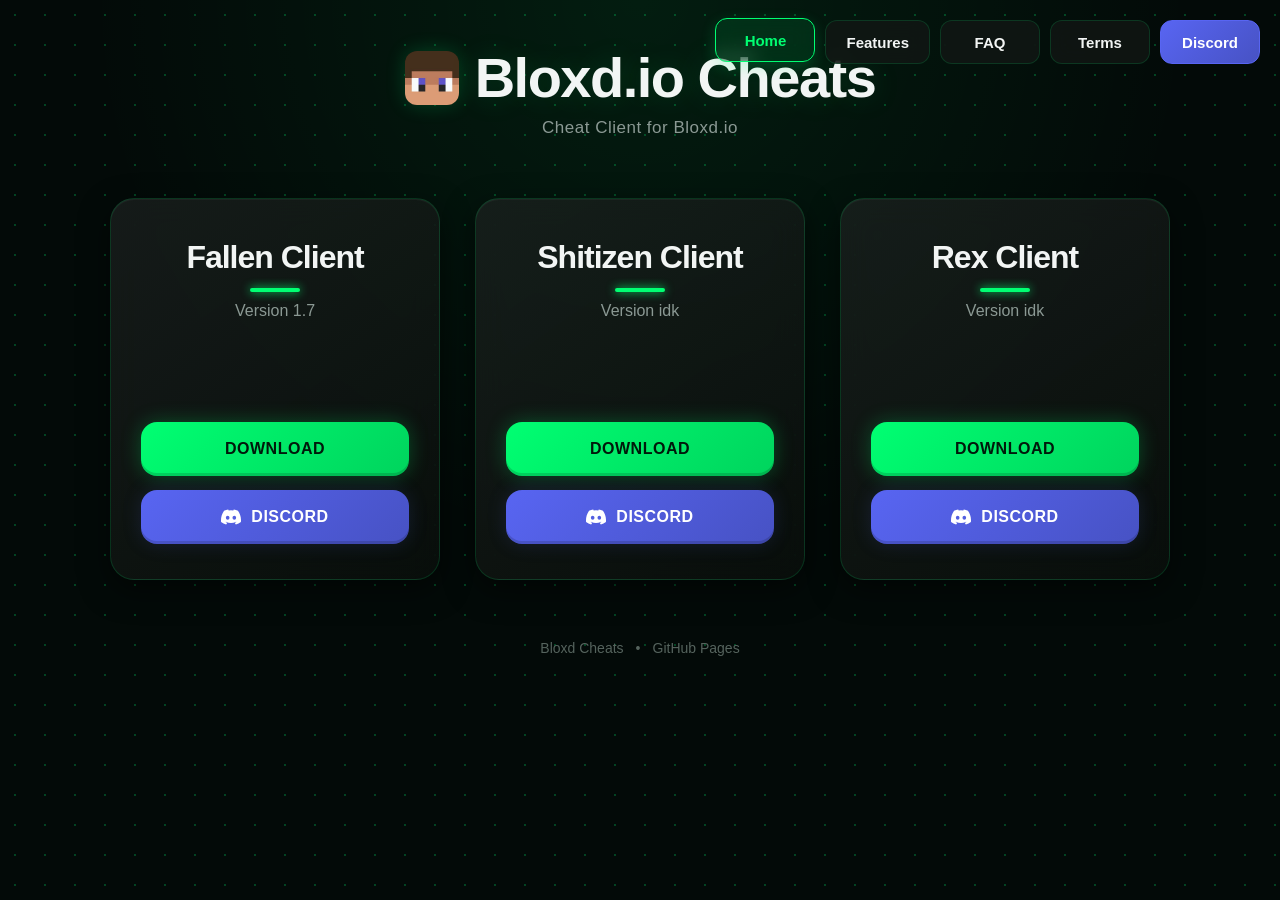
<file: index.html>
<!DOCTYPE html>
<html lang="en">
<head>
<meta charset="UTF-8">
<meta name="viewport" content="width=device-width, initial-scale=1.0">
<meta name="description" content="Bloxd.io Cheats - clients, userscripts and downloads">
<title>Bloxd.io Cheats</title>
<link rel="stylesheet" href="style.css?v=9999">
</head>
<body>

<canvas id="background-grid"></canvas>

<main class="container">

<header class="hero">

<div class="title-container">
<img src="BloxdIcon.png" alt="Bloxd Icon" class="hero-icon">
<h1>Bloxd.io Cheats</h1>
</div>

<p>Cheat Client for Bloxd.io</p>

<nav class="action-buttons">
<a href="index.html" class="action-btn active">Home</a>
<a href="features.html" class="action-btn">Features</a>
<a href="faq.html" class="action-btn">FAQ</a>
<a href="terms.html" class="action-btn">Terms</a>
<a href="https://discord.gg/4jxUfXuy3F" target="_blank" rel="noopener noreferrer" class="action-btn discord">Discord</a>
</nav>

</header>

<section class="cards">

<article class="card">
<div class="shine"></div>

<div class="card-content">

<h2>Fallen Client</h2>

<p>Version 1.7</p>

<a
class="button primary"
href="Fallen.txt"
download
onclick="showNotice('Downloading Fallen')"
>
Download
</a>

<a
class="button discord"
href="https://discord.gg/DM4cFBnPTH"
target="_blank"
rel="noopener noreferrer"
>
<svg class="discord-icon" viewBox="0 0 127.14 96.36" fill="currentColor">
<path d="M107.7,8.07A105.15,105.15,0,0,0,81.47,0a72.06,72.06,0,0,0-3.36,6.83A97.68,97.68,0,0,0,49,6.83,72.37,72.37,0,0,0,45.64,0,105.89,105.89,0,0,0,19.39,8.09C2.79,32.65-1.71,56.6.54,80.21A105.73,105.73,0,0,0,32.71,96.36,77.7,77.7,0,0,0,39.6,85.25a68.42,68.42,0,0,1-10.85-5.18c.91-.66,1.8-1.34,2.66-2a75.57,75.57,0,0,0,64.32,0c.87.71,1.76,1.39,2.66,2a68.68,68.68,0,0,1-10.87,5.19,77,77,0,0,0,6.89,11.1A105.25,105.25,0,0,0,126.6,80.22c2.81-28.43-4.69-52.18-18.9-72.15ZM42.45,65.69C36.18,65.69,31,60,31,53s5-12.74,11.43-12.74c6.51,0,11.6,5.78,11.44,12.74C53.89,60,48.8,65.69,42.45,65.69Zm42.24,0C78.41,65.69,73.25,60,73.25,53s5-12.74,11.44-12.74c6.5,0,11.6,5.78,11.44,12.74C96.13,60,91.08,65.69,84.69,65.69Z"/>
</svg>
Discord
</a>

</div>
</article>

<article class="card">
<div class="shine"></div>

<div class="card-content">

<h2>Shitizen Client</h2>

<p>Version idk</p>

<a
class="button primary"
href="Shitizen.txt"
download
onclick="showNotice('Downloading Shitizen')"
>
Download
</a>

<a
class="button discord"
href="https://discord.gg/fXwuQtVD9t"
target="_blank"
rel="noopener noreferrer"
>
<svg class="discord-icon" viewBox="0 0 127.14 96.36" fill="currentColor">
<path d="M107.7,8.07A105.15,105.15,0,0,0,81.47,0a72.06,72.06,0,0,0-3.36,6.83A97.68,97.68,0,0,0,49,6.83,72.37,72.37,0,0,0,45.64,0,105.89,105.89,0,0,0,19.39,8.09C2.79,32.65-1.71,56.6.54,80.21A105.73,105.73,0,0,0,32.71,96.36,77.7,77.7,0,0,0,39.6,85.25a68.42,68.42,0,0,1-10.85-5.18c.91-.66,1.8-1.34,2.66-2a75.57,75.57,0,0,0,64.32,0c.87.71,1.76,1.39,2.66,2a68.68,68.68,0,0,1-10.87,5.19,77,77,0,0,0,6.89,11.1A105.25,105.25,0,0,0,126.6,80.22c2.81-28.43-4.69-52.18-18.9-72.15ZM42.45,65.69C36.18,65.69,31,60,31,53s5-12.74,11.43-12.74c6.51,0,11.6,5.78,11.44,12.74C53.89,60,48.8,65.69,42.45,65.69Zm42.24,0C78.41,65.69,73.25,60,73.25,53s5-12.74,11.44-12.74c6.5,0,11.6,5.78,11.44,12.74C96.13,60,91.08,65.69,84.69,65.69Z"/>
</svg>
Discord
</a>

</div>
</article>

<article class="card">
<div class="shine"></div>

<div class="card-content">

<h2>Rex Client</h2>

<p>Version idk</p>

<a
class="button primary"
href="Rex.txt"
download
onclick="showNotice('Downloading Rex')"
>
Download
</a>

<a
class="button discord"
href="https://discord.gg/z3bG3twewh"
target="_blank"
rel="noopener noreferrer"
>
<svg class="discord-icon" viewBox="0 0 127.14 96.36" fill="currentColor">
<path d="M107.7,8.07A105.15,105.15,0,0,0,81.47,0a72.06,72.06,0,0,0-3.36,6.83A97.68,97.68,0,0,0,49,6.83,72.37,72.37,0,0,0,45.64,0,105.89,105.89,0,0,0,19.39,8.09C2.79,32.65-1.71,56.6.54,80.21A105.73,105.73,0,0,0,32.71,96.36,77.7,77.7,0,0,0,39.6,85.25a68.42,68.42,0,0,1-10.85-5.18c.91-.66,1.8-1.34,2.66-2a75.57,75.57,0,0,0,64.32,0c.87.71,1.76,1.39,2.66,2a68.68,68.68,0,0,1-10.87,5.19,77,77,0,0,0,6.89,11.1A105.25,105.25,0,0,0,126.6,80.22c2.81-28.43-4.69-52.18-18.9-72.15ZM42.45,65.69C36.18,65.69,31,60,31,53s5-12.74,11.43-12.74c6.51,0,11.6,5.78,11.44,12.74C53.89,60,48.8,65.69,42.45,65.69Zm42.24,0C78.41,65.69,73.25,60,73.25,53s5-12.74,11.44-12.74c6.5,0,11.6,5.78,11.44,12.74C96.13,60,91.08,65.69,84.69,65.69Z"/>
</svg>
Discord
</a>

</div>
</article>

</section>

<footer>
<span>Bloxd Cheats</span>
<span>•</span>
<span>GitHub Pages</span>
</footer>

</main>

<div id="notice" class="notice" role="status"></div>

<script src="script.js?v=9999"></script>

</body>
</html>
</file>
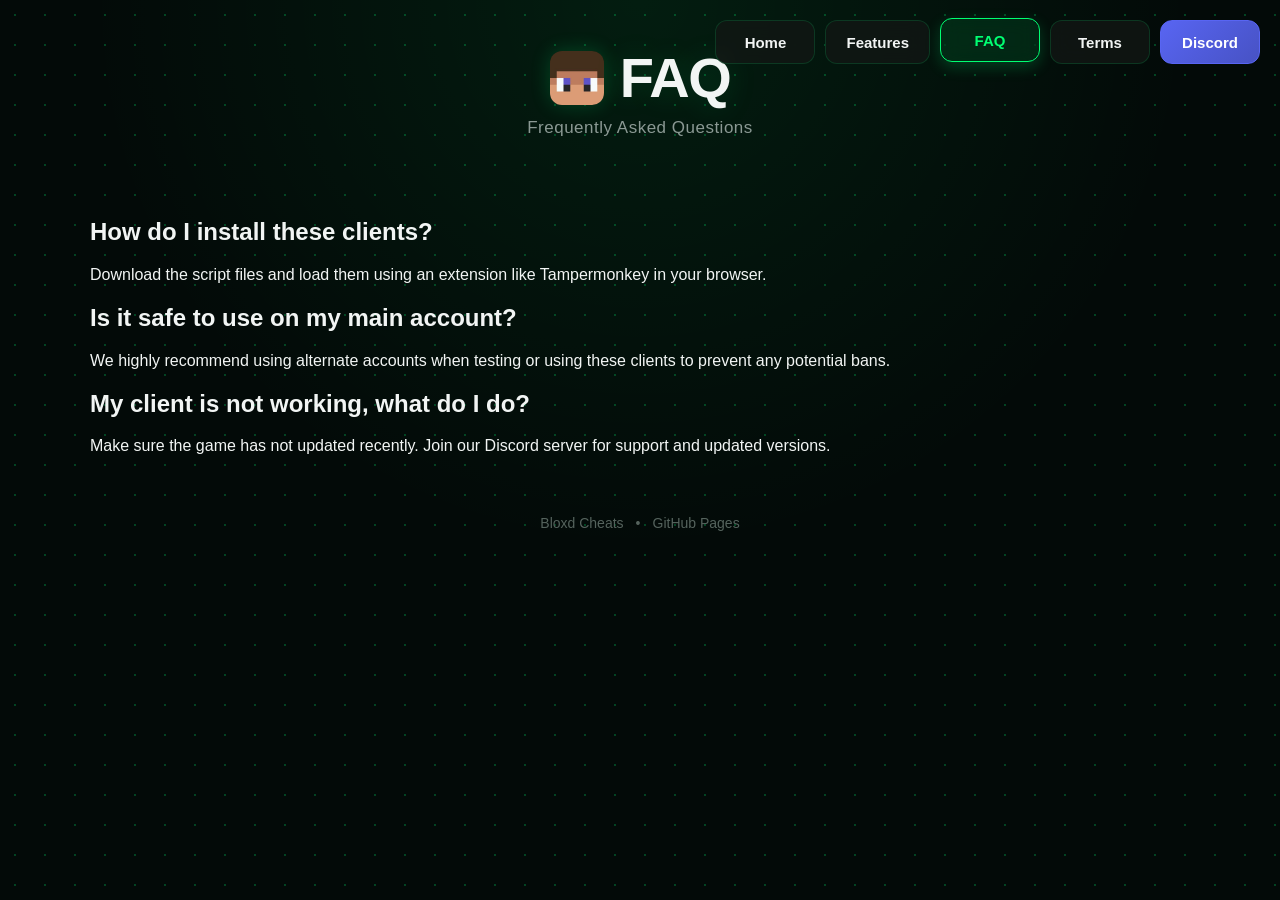
<file: faq.html>
<!DOCTYPE html>
<html lang="en">
<head>
<meta charset="UTF-8">
<meta name="viewport" content="width=device-width, initial-scale=1.0">
<title>FAQ - Bloxd.io Cheats</title>
<link rel="stylesheet" href="style.css?v=9999">
</head>
<body>
<canvas id="background-grid"></canvas>
<main class="container">
<header class="hero">
<div class="title-container"><img src="BloxdIcon.png" alt="Bloxd Icon" class="hero-icon"><h1>FAQ</h1></div>
<p>Frequently Asked Questions</p>
<nav class="action-buttons">
<a href="index.html" class="action-btn ">Home</a>
<a href="features.html" class="action-btn ">Features</a>
<a href="faq.html" class="action-btn active">FAQ</a>
<a href="terms.html" class="action-btn ">Terms</a>
<a href="https://discord.gg/4jxUfXuy3F" target="_blank" rel="noopener noreferrer" class="action-btn discord">Discord</a>
</nav>
</header>
<section class="info-page">
<h2>How do I install these clients?</h2><div class="info-card"><p>Download the script files and load them using an extension like Tampermonkey in your browser.</p></div>
<h2>Is it safe to use on my main account?</h2><div class="info-card"><p>We highly recommend using alternate accounts when testing or using these clients to prevent any potential bans.</p></div>
<h2>My client is not working, what do I do?</h2><div class="info-card"><p>Make sure the game has not updated recently. Join our Discord server for support and updated versions.</p></div>
</section>
<footer><span>Bloxd Cheats</span><span>•</span><span>GitHub Pages</span></footer>
</main>
<script src="script.js?v=9999"></script>
</body>
</html>
</file>
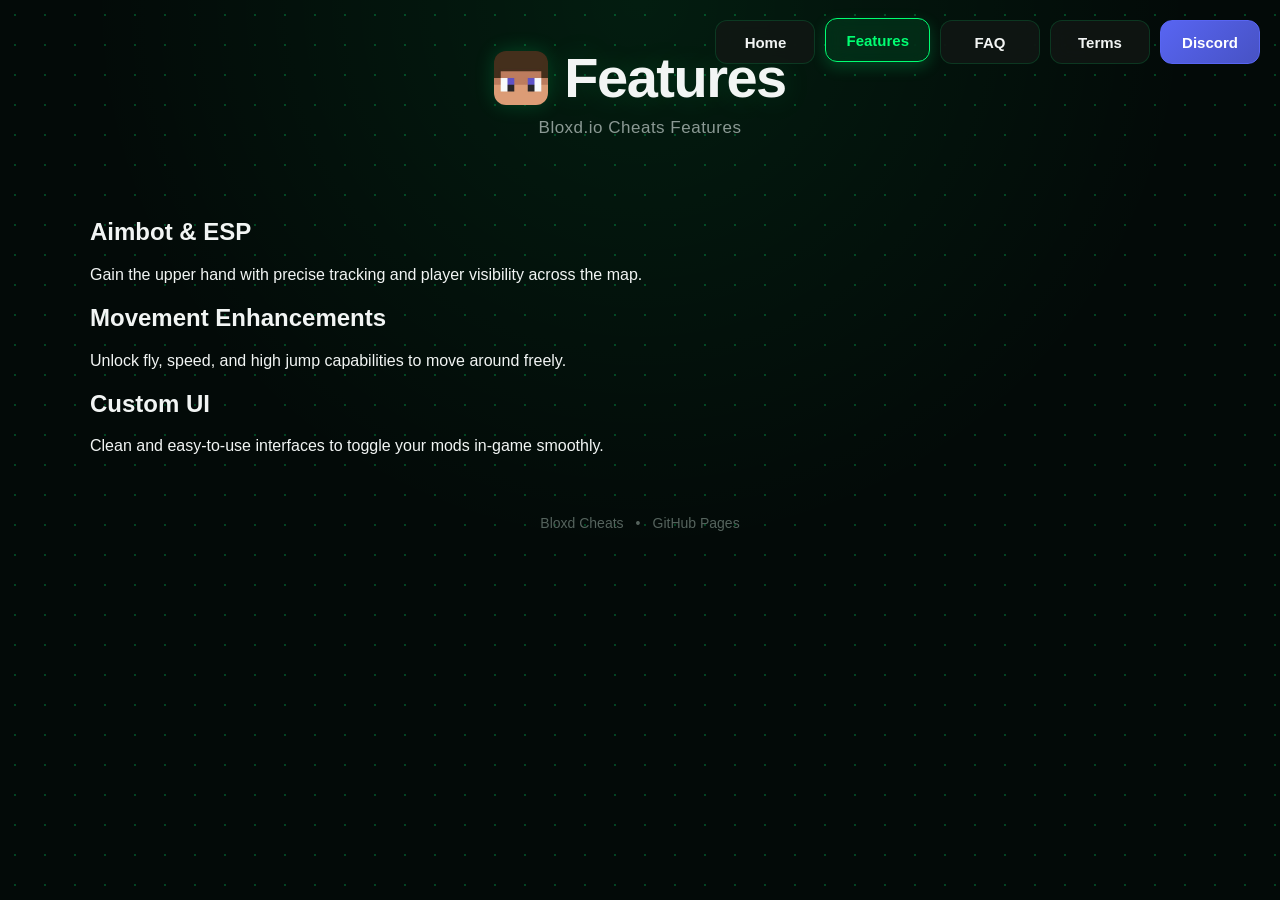
<file: features.html>
<!DOCTYPE html>
<html lang="en">
<head>
<meta charset="UTF-8">
<meta name="viewport" content="width=device-width, initial-scale=1.0">
<title>Features - Bloxd.io Cheats</title>
<link rel="stylesheet" href="style.css?v=9999">
</head>
<body>
<canvas id="background-grid"></canvas>
<main class="container">
<header class="hero">
<div class="title-container"><img src="BloxdIcon.png" alt="Bloxd Icon" class="hero-icon"><h1>Features</h1></div>
<p>Bloxd.io Cheats Features</p>
<nav class="action-buttons">
<a href="index.html" class="action-btn ">Home</a>
<a href="features.html" class="action-btn active">Features</a>
<a href="faq.html" class="action-btn ">FAQ</a>
<a href="terms.html" class="action-btn ">Terms</a>
<a href="https://discord.gg/4jxUfXuy3F" target="_blank" rel="noopener noreferrer" class="action-btn discord">Discord</a>
</nav>
</header>
<section class="info-page">
<h2>Aimbot & ESP</h2><div class="info-card"><p>Gain the upper hand with precise tracking and player visibility across the map.</p></div>
<h2>Movement Enhancements</h2><div class="info-card"><p>Unlock fly, speed, and high jump capabilities to move around freely.</p></div>
<h2>Custom UI</h2><div class="info-card"><p>Clean and easy-to-use interfaces to toggle your mods in-game smoothly.</p></div>
</section>
<footer><span>Bloxd Cheats</span><span>•</span><span>GitHub Pages</span></footer>
</main>
<script src="script.js?v=9999"></script>
</body>
</html>
</file>
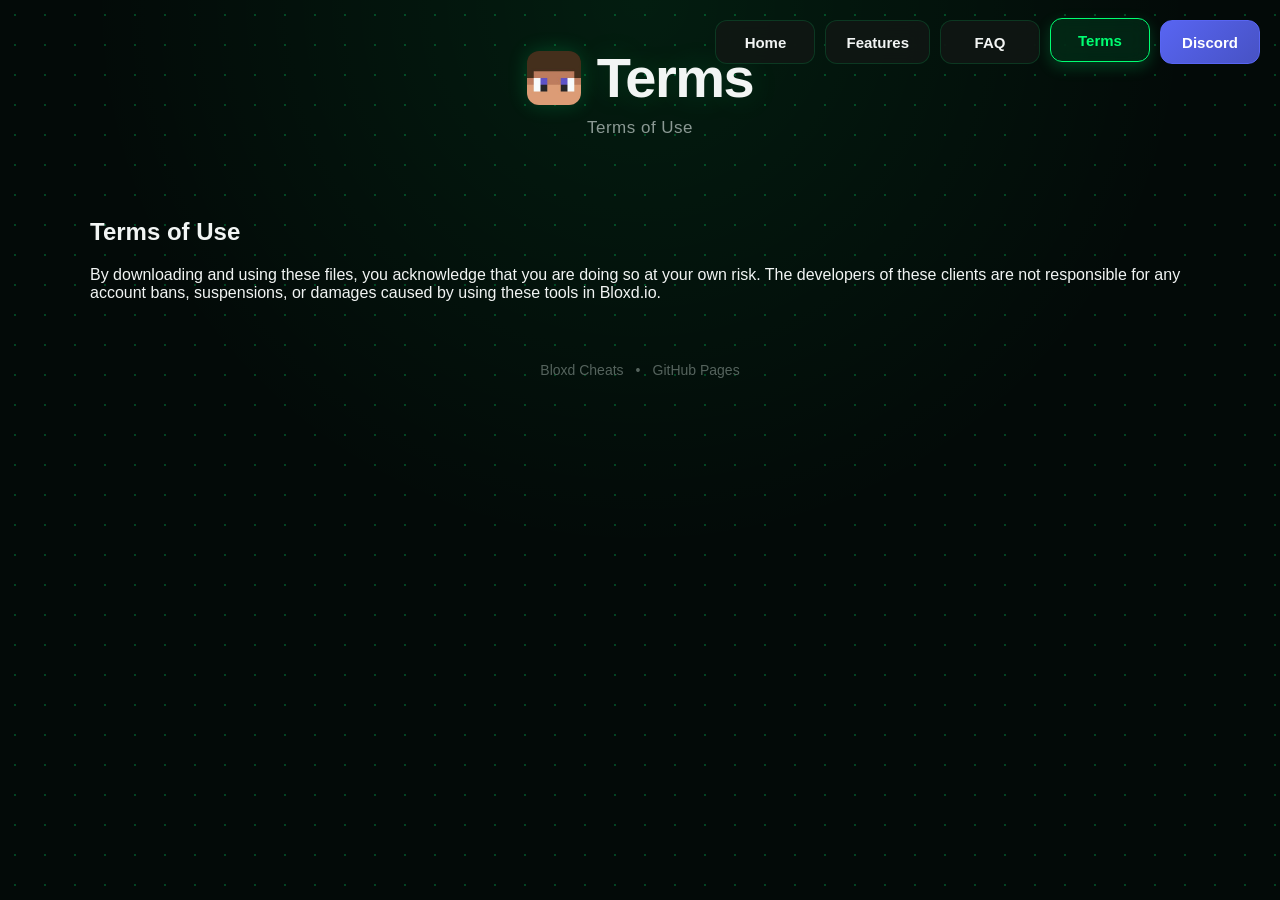
<file: terms.html>
<!DOCTYPE html>
<html lang="en">
<head>
<meta charset="UTF-8">
<meta name="viewport" content="width=device-width, initial-scale=1.0">
<title>Terms - Bloxd.io Cheats</title>
<link rel="stylesheet" href="style.css?v=9999">
</head>
<body>
<canvas id="background-grid"></canvas>
<main class="container">
<header class="hero">
<div class="title-container"><img src="BloxdIcon.png" alt="Bloxd Icon" class="hero-icon"><h1>Terms</h1></div>
<p>Terms of Use</p>
<nav class="action-buttons">
<a href="index.html" class="action-btn ">Home</a>
<a href="features.html" class="action-btn ">Features</a>
<a href="faq.html" class="action-btn ">FAQ</a>
<a href="terms.html" class="action-btn active">Terms</a>
<a href="https://discord.gg/4jxUfXuy3F" target="_blank" rel="noopener noreferrer" class="action-btn discord">Discord</a>
</nav>
</header>
<section class="info-page">
<h2>Terms of Use</h2><div class="info-card"><p>By downloading and using these files, you acknowledge that you are doing so at your own risk. The developers of these clients are not responsible for any account bans, suspensions, or damages caused by using these tools in Bloxd.io.</p></div>
</section>
<footer><span>Bloxd Cheats</span><span>•</span><span>GitHub Pages</span></footer>
</main>
<script src="script.js?v=9999"></script>
</body>
</html>
</file>
<file: style.css>
* {
  box-sizing: border-box;
}

:root {
  --bg: #030a08;
  --card: rgba(18, 23, 21, 0.45);
  --border: rgba(0, 255, 119, 0.15);
  --green: #00ff72;
  --green-dark: #00d95f;
  --text: #f2f5f4;
  --muted: #8b9994;
}

html {
  min-height: 100%;
  scroll-behavior: smooth;
}

body {
  margin: 0;
  min-height: 100vh;
  color: var(--text);
  background:
    radial-gradient(circle at 50% 0%, rgba(0, 255, 110, 0.08), transparent 50%),
    var(--bg);
  font-family: "Segoe UI", Arial, Helvetica, sans-serif;
  overflow-x: hidden;
}

a {
  color: inherit;
}

#background-grid {
  position: fixed;
  inset: 0;
  width: 100%;
  height: 100%;
  pointer-events: none;
  z-index: 0;
}

.container {
  position: relative;
  z-index: 1;
  width: min(1100px, calc(100% - 40px));
  margin: 0 auto;
  padding: 0 0 40px;
}

.hero {
  position: relative;
  text-align: center;
  padding: 50px 0 60px;
}

.title-container {
  display: flex;
  align-items: center;
  justify-content: center;
  gap: 16px;
  margin-bottom: 12px;
}

.hero-icon {
  width: 54px;
  height: 54px;
  object-fit: contain;
  border-radius: 12px;
  box-shadow: 0 0 20px rgba(0, 255, 119, 0.2);
  animation: float 4s ease-in-out infinite;
}

@keyframes float {
  0%,
  100% {
    transform: translateY(0);
  }

  50% {
    transform: translateY(-8px);
  }
}

.hero h1 {
  margin: 0;
  font-size: clamp(38px, 6vw, 56px);
  line-height: 1;
  font-weight: 900;
  letter-spacing: -1.5px;
  text-shadow: 0 0 30px rgba(0, 255, 119, 0.15);
}

.hero p {
  margin: 10px 0 0;
  color: var(--muted);
  font-size: 17px;
  letter-spacing: 0.5px;
}

.action-buttons {
  position: fixed;
  top: 20px;
  right: 20px;
  left: auto;
  transform: none;
  z-index: 9999;
  display: flex;
  flex-direction: row;
  align-items: center;
  gap: 10px;
  width: auto;
  margin: 0;
  padding: 0;
}

.action-buttons .action-btn {
  width: auto;
  min-width: 100px;
  min-height: 44px;
  padding: 10px 20px;
  display: flex;
  align-items: center;
  justify-content: center;
  border-radius: 12px;
  text-decoration: none;
  color: var(--text);
  font-size: 15px;
  font-weight: 700;
  line-height: 1;
  background: rgba(18, 23, 21, 0.8);
  border: 1px solid var(--border);
  backdrop-filter: blur(10px);
  -webkit-backdrop-filter: blur(10px);
  transition:
    transform 0.3s ease,
    background 0.3s ease,
    border-color 0.3s ease,
    color 0.3s ease,
    box-shadow 0.3s ease;
}

.action-buttons .action-btn:hover,
.action-buttons .action-btn.active {
  background: rgba(0, 255, 119, 0.1);
  border-color: var(--green);
  color: var(--green);
  transform: translateY(-2px);
  box-shadow: 0 5px 15px rgba(0, 255, 119, 0.2);
}

.action-buttons .action-btn.discord {
  background: linear-gradient(135deg, #5865f2 0%, #4752c4 100%);
  border-color: #5865f2;
  color: white;
}

.action-buttons .action-btn.discord:hover {
  background: linear-gradient(135deg, #6875ff 0%, #5865f2 100%);
  border-color: #6875ff;
  color: white;
  box-shadow: 0 5px 15px rgba(88, 101, 242, 0.4);
}

.cards {
  display: flex;
  justify-content: center;
  align-items: stretch;
  gap: 35px;
  flex-wrap: wrap;
}

.card {
  position: relative;
  width: 330px;
  min-height: 380px;
  overflow: hidden;
  border: 1px solid var(--border);
  border-radius: 24px;
  background:
    linear-gradient(
      145deg,
      rgba(30, 35, 33, 0.7),
      rgba(10, 15, 12, 0.8)
    );
  backdrop-filter: blur(16px);
  -webkit-backdrop-filter: blur(16px);
  box-shadow:
    0 10px 30px rgba(0, 0, 0, 0.5),
    inset 0 1px 1px rgba(255, 255, 255, 0.05);
  transition:
    transform 0.4s cubic-bezier(0.175, 0.885, 0.32, 1.275),
    border-color 0.4s ease,
    box-shadow 0.4s ease;
}

.card:hover {
  transform: translateY(-10px) scale(1.02);
  border-color: rgba(0, 255, 119, 0.6);
  box-shadow:
    0 20px 40px rgba(0, 255, 119, 0.15),
    inset 0 1px 1px rgba(255, 255, 255, 0.1);
}

.shine {
  position: absolute;
  top: -50%;
  left: -50%;
  width: 200%;
  height: 200%;
  background:
    linear-gradient(
      45deg,
      transparent 45%,
      rgba(0, 255, 119, 0.1) 50%,
      transparent 55%
    );
  transform: rotate(30deg) translateY(-100%);
  transition: transform 0.7s ease;
  pointer-events: none;
}

.card:hover .shine {
  transform: rotate(30deg) translateY(100%);
}

.card-content {
  position: relative;
  z-index: 1;
  min-height: 380px;
  padding: 40px 30px 35px;
  display: flex;
  flex-direction: column;
  align-items: center;
  text-align: center;
}

.card h2 {
  margin: 0 0 10px;
  color: var(--text);
  font-size: 32px;
  font-weight: 900;
  letter-spacing: -1px;
}

.card h2::after {
  content: "";
  display: block;
  width: 50px;
  height: 4px;
  background: var(--green);
  margin: 12px auto 0;
  border-radius: 2px;
  box-shadow: 0 0 10px var(--green);
}

.card p {
  margin: 0 0 auto;
  padding-bottom: 30px;
  color: var(--muted);
  font-size: 16px;
  font-weight: 500;
}

.button {
  width: 100%;
  min-height: 54px;
  margin-bottom: 14px;
  padding: 0 20px;
  border-radius: 16px;
  display: flex;
  align-items: center;
  justify-content: center;
  gap: 10px;
  text-decoration: none;
  font-size: 16px;
  font-weight: 800;
  text-transform: uppercase;
  letter-spacing: 0.5px;
  border: 0;
  cursor: pointer;
  transition:
    transform 0.3s ease,
    box-shadow 0.3s ease,
    filter 0.3s ease;
}

.button.primary {
  color: #00190b;
  background:
    linear-gradient(
      135deg,
      var(--green) 0%,
      #00d45d 100%
    );
  box-shadow:
    0 0 20px rgba(0, 255, 114, 0.25),
    inset 0 -3px 0 rgba(0, 0, 0, 0.15);
}

.button.primary:hover {
  transform: translateY(-3px);
  box-shadow:
    0 8px 25px rgba(0, 255, 114, 0.4),
    inset 0 -3px 0 rgba(0, 0, 0, 0.15);
  filter: brightness(1.1);
}

.button.primary:active {
  transform: translateY(0);
  box-shadow: 0 0 10px rgba(0, 255, 114, 0.3);
}

.button.discord {
  color: white;
  background:
    linear-gradient(
      135deg,
      #5865f2 0%,
      #4752c4 100%
    );
  box-shadow:
    0 0 20px rgba(88, 101, 242, 0.15),
    inset 0 -3px 0 rgba(0, 0, 0, 0.15);
  margin-bottom: 0;
}

.button.discord:hover {
  transform: translateY(-3px);
  box-shadow:
    0 8px 25px rgba(88, 101, 242, 0.4),
    inset 0 -3px 0 rgba(0, 0, 0, 0.15);
  filter: brightness(1.1);
}

.button.discord:active {
  transform: translateY(0);
  box-shadow: 0 0 10px rgba(88, 101, 242, 0.3);
}

.discord-icon {
  width: 20px;
  height: 20px;
  fill: currentColor;
  flex-shrink: 0;
}

.notice {
  position: fixed;
  left: 50%;
  bottom: 25px;
  transform: translate(-50%, 30px);
  max-width: calc(100% - 30px);
  padding: 15px 24px;
  border: 1px solid rgba(0, 255, 119, 0.5);
  border-radius: 16px;
  background: rgba(9, 20, 16, 0.95);
  backdrop-filter: blur(10px);
  -webkit-backdrop-filter: blur(10px);
  color: white;
  font-size: 15px;
  font-weight: 600;
  box-shadow:
    0 10px 30px rgba(0, 0, 0, 0.5),
    0 0 20px rgba(0, 255, 119, 0.2);
  opacity: 0;
  pointer-events: none;
  transition:
    opacity 0.4s ease,
    transform 0.4s cubic-bezier(0.175, 0.885, 0.32, 1.275);
  z-index: 10000;
}

.notice.show {
  opacity: 1;
  transform: translate(-50%, 0);
}

footer {
  margin-top: 60px;
  display: flex;
  justify-content: center;
  gap: 12px;
  color: #55635d;
  font-size: 14px;
  font-weight: 500;
}

@media (max-width: 1100px) {
  .action-buttons {
    top: 15px;
    right: 15px;
    gap: 7px;
  }

  .action-buttons .action-btn {
    min-width: 85px;
    padding: 10px 14px;
  }

  .container {
    width: min(1000px, calc(100% - 40px));
  }

  .cards {
    gap: 25px;
  }

  .card {
    width: 300px;
  }
}

@media (max-width: 820px) {
  .action-buttons {
    top: 12px;
    right: 12px;
    gap: 5px;
  }

  .action-buttons .action-btn {
    min-width: auto;
    min-height: 40px;
    padding: 9px 12px;
    font-size: 13px;
  }

  .container {
    width: min(100% - 30px, 700px);
  }

  .hero {
    padding-top: 75px;
    padding-bottom: 40px;
  }

  .cards {
    flex-direction: column;
    align-items: center;
    gap: 30px;
  }

  .card,
  .card-content {
    min-height: 360px;
  }
}

@media (max-width: 600px) {
  .action-buttons {
    top: 10px;
    right: 10px;
    left: 10px;
    justify-content: flex-end;
    flex-wrap: wrap;
  }

  .action-buttons .action-btn {
    min-width: auto;
    padding: 8px 10px;
    font-size: 12px;
  }

  .hero {
    padding-top: 95px;
  }
}

@media (max-width: 480px) {
  .container {
    width: calc(100% - 24px);
  }

  .hero h1 {
    font-size: 40px;
  }

  .title-container {
    gap: 10px;
  }

  .hero-icon {
    width: 44px;
    height: 44px;
  }

  .action-buttons {
    top: 8px;
    right: 8px;
    left: 8px;
    gap: 4px;
  }

  .action-buttons .action-btn {
    flex: 1;
    min-width: 0;
    padding: 8px 6px;
    font-size: 11px;
  }

  .card {
    width: 100%;
  }
}
</file>
